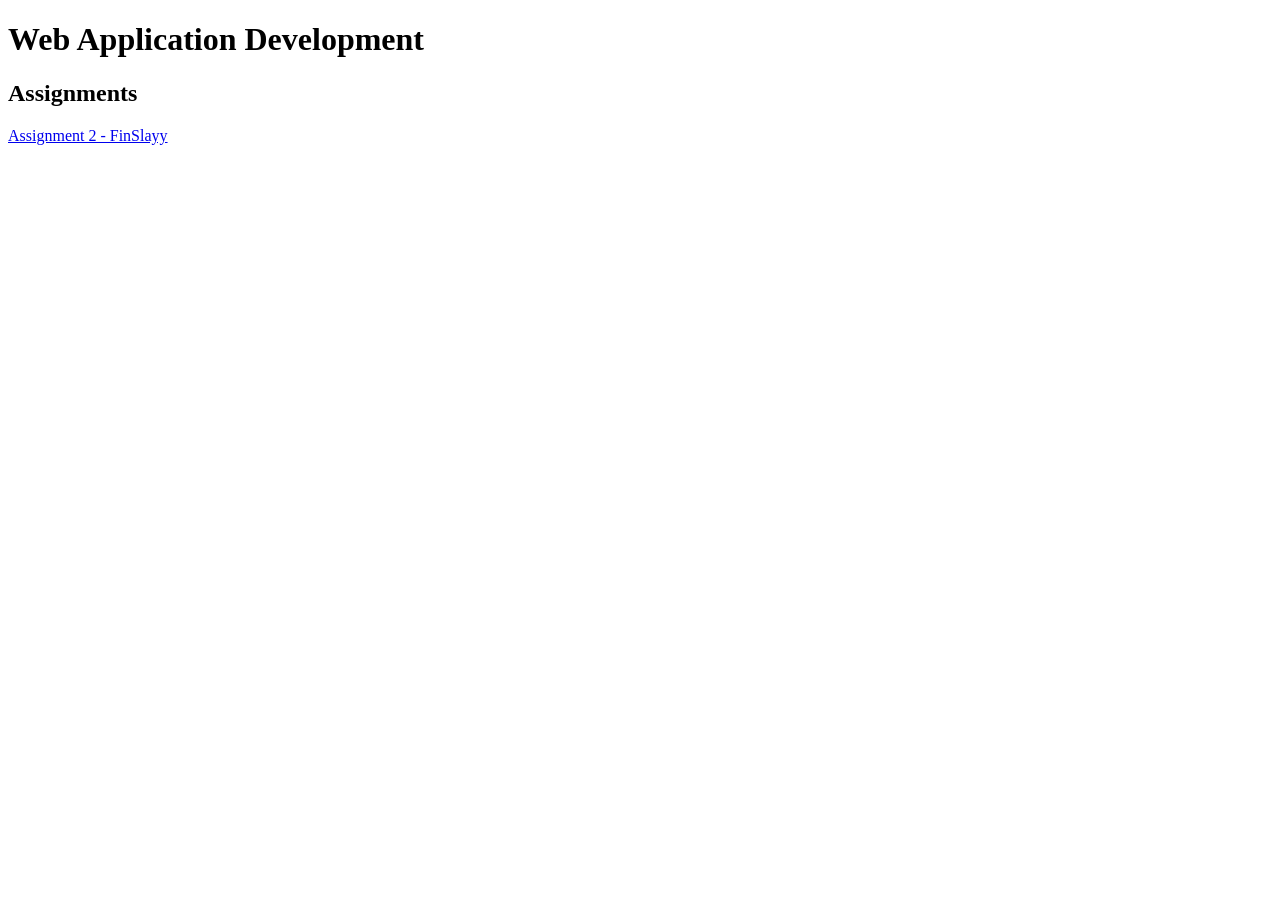
<file: index.html>
<!DOCTYPE html>
<html lang="en">
<head>
    <meta charset="UTF-8">
    <meta name="viewport" content="width=device-width, initial-scale=1.0">
    <title>WAD-CS324 Assignments</title>
</head>
<body>
    <h1>Web Application Development</h1>
    <h2>Assignments</h2>

    <a href="./Assignment2/index.html">Assignment 2 - FinSlayy</a>
</body>
</html>
</file>
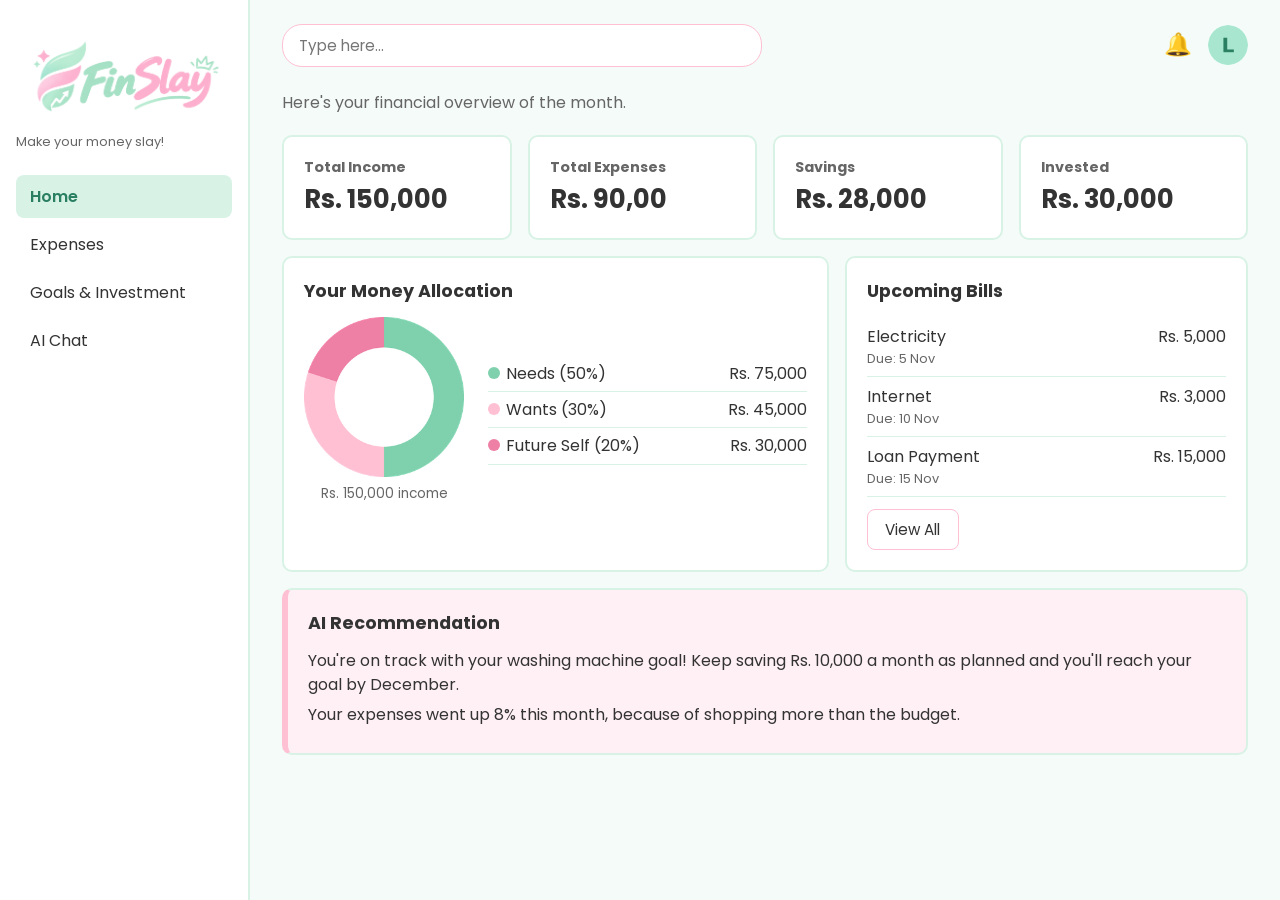
<file: Assignment2/index.html>
<!DOCTYPE html>
<html lang="en">
<head>
  <meta charset="utf-8">
  <viewport tag>
  <meta name="viewport" content="width=device-width, initial-scale=1">
  <title>Dashboard - FinSlayy</title>

  <link href="https://fonts.googleapis.com/css2?family=Poppins:wght@400;600;700&display=swap" rel="stylesheet">
  <link rel="stylesheet" href="style.css">
</head>

<body>
<!--SCREEN 1 : DASHBOARD (HOME)-->

<div class="layout">

  
  <aside class="sidebar">
    <img class="logo" src="images/logo.png" alt="FinSlayy logo">
    <p class="tagline">Make your money slay!</p>

    <nav>
      <ul>
        <li><a href="index.html" class="active">Home</a></li>
        <li><a href="expenses.html">Expenses</a></li>
        <li><a href="goals.html">Goals &amp; Investment</a></li>
        <li><a href="chat.html">AI Chat</a></li>
      </ul>
    </nav>
  </aside>

  <div class="main">

    <header class="topbar">
      

      <div class="top-input">
        <label for="typing" class="visually-hidden">Type here</label>
        <input type="text" id="typing" placeholder="Type here...">
      </div>

      <div class="topbar-right">
        <a href="#upcoming-bills" class="bell" title="Notifications">🔔</a>
        <img class="avatar" src="images/avatar.png" alt="Your profile picture" width="40" height="40">
      </div>
    </header>

    <main>

      <!--================= INTRO TEXT ================= -->
      <div class="page-heading">
        <p>Here's your financial overview of the month.</p>
      </div>

      <!-- ================= FOUR OVERVIEW BOXES ================= -->
      <section class="row">
        <article class="card stat">
          <h2 class="stat-label">Total Income</h2>
          <p class="stat-value">Rs. 150,000</p>
        </article>

        <article class="card stat">
          <h2 class="stat-label">Total Expenses</h2>
          <p class="stat-value">Rs. 90,00</p>
        </article>

        <article class="card stat">
          <h2 class="stat-label">Savings</h2>
          <p class="stat-value">Rs. 28,000</p>
        </article>

        <article class="card stat">
          <h2 class="stat-label">Invested</h2>
          <p class="stat-value">Rs. 30,000</p>
        </article>
      </section>

      <!-- ================= MONEY ALLOCATION and UPCOMING BILLS ================= -->
      <div class="row">

       
        <section class="card col-wide">
          <h2>Your Money Allocation</h2>
          <div class="chart-box">
            <figure>
              <img src="images/allocation.png" alt="Donut chart: 50% needs, 30% wants, 20% future self" width="260" height="260">
              <figcaption>Rs. 150,000 income</figcaption>
            </figure>

            <ul class="legend">
              <li><span><span class="dot dot-needs"></span>Needs (50%)</span> <span>Rs. 75,000</span></li>
              <li><span><span class="dot dot-wants"></span>Wants (30%)</span> <span>Rs. 45,000</span></li>
              <li><span><span class="dot dot-future"></span>Future Self (20%)</span> <span>Rs. 30,000</span></li>
            </ul>
          </div>
        </section>

        <section class="card col-narrow" id="upcoming-bills">
          <h2>Upcoming Bills</h2>
          <ul class="bill-list">
            <li>
              <span>Electricity <span class="due">Due: 5 Nov</span></span>
              <span>Rs. 5,000</span>
            </li>
            <li>
              <span>Internet <span class="due">Due: 10 Nov</span></span>
              <span>Rs. 3,000</span>
            </li>
            <li>
              <span>Loan Payment <span class="due">Due: 15 Nov</span></span>
              <span>Rs. 15,000</span>
            </li>
          </ul>
          <!-- type="button" and no link = nothing happens when it is clicked -->
          <button type="button" class="btn btn-outline view-all">View All</button>
        </section>
      </div>

      <!-- ================= AI RECOMMENDATION ================= -->
      <section class="card ai-tip">
        <h2>AI Recommendation</h2>
        <p>You're on track with your washing machine goal! Keep saving Rs. 10,000 a month as planned and you'll reach your goal by December.</p>
        <p>Your expenses went up 8% this month, because of shopping more than the budget.</p>
        
      </section>

    </main>

  </div> <!-- end .main -->
</div> <!-- end .layout -->

</body>
</html>
</file>
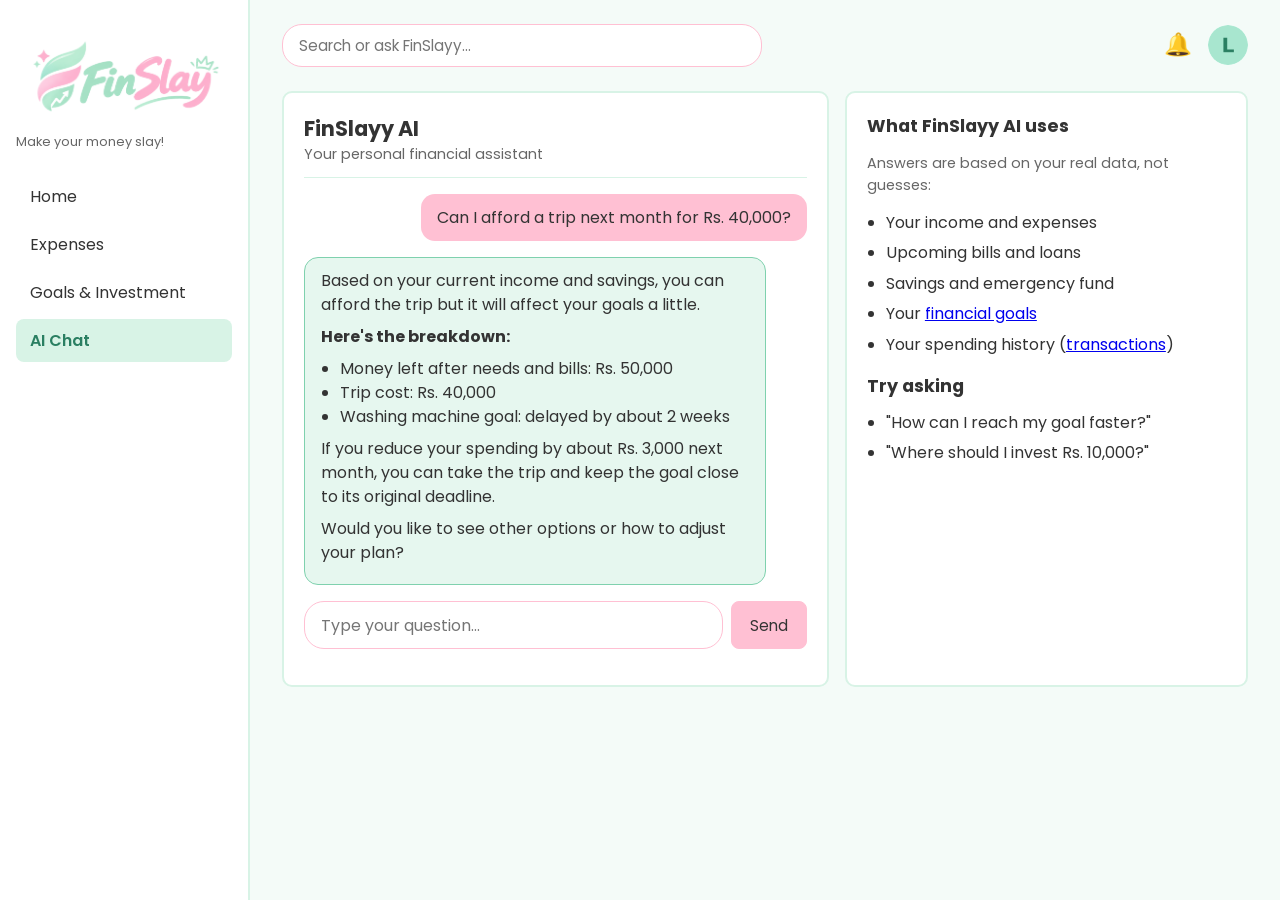
<file: Assignment2/chat.html>
<!DOCTYPE html>
<html lang="en">
<head>
  <meta charset="utf-8">
  <!-- viewport tag -->
  <meta name="viewport" content="width=device-width, initial-scale=1">
  <title>AI Chatbot - FinSlayy</title>

  <link href="https://fonts.googleapis.com/css2?family=Poppins:wght@400;600;700&display=swap" rel="stylesheet">
  <link rel="stylesheet" href="style.css">
</head>

<body>
<!-- SCREEN 4 : AI CHATBOT -->

<div class="layout">

  <!-- ================= SIDEBAR ================= -->
  <aside class="sidebar">
    <img class="logo" src="images/logo.png" alt="FinSlayy logo">
    <p class="tagline">Make your money slay!</p>

    <nav>
      <ul>
        <li><a href="index.html">Home</a></li>
        <li><a href="expenses.html">Expenses</a></li>
        <li><a href="goals.html">Goals &amp; Investment</a></li>
        <li><a href="chat.html" class="active">AI Chat</a></li>
      </ul>
    </nav>
  </aside>

  <div class="main">

    <!-- ================= TOP BAR ================= -->
    <header class="topbar">
      <form class="top-input" action="chat.html" method="get">
        <label for="search" class="visually-hidden">Search or ask FinSlayy</label>
        <input type="search" id="search" name="q" placeholder="Search or ask FinSlayy...">
      </form>

      <div class="topbar-right">
        <a href="expenses.html#bills" class="bell" title="Notifications">🔔</a>
        <img class="avatar" src="images/avatar.png" alt="Your profile picture" width="40" height="40">
      </div>
    </header>

    <main>
      <div class="row">

        <!-- ================= CHAT BOX ================= -->
        <section class="card col-wide">

          <!-- Heading -->
          <header class="chat-header">
            <h1>FinSlayy AI</h1>
            <p class="muted">Your personal financial assistant</p>
          </header>
          <div class="chat-window">

            <div class="message-user">
              <p>Can I afford a trip next month for Rs. 40,000?</p>
            </div>

            <div class="message-bot">
              <p>Based on your current income and savings, you can afford the trip but it will affect your goals a little.</p>
              <p><strong>Here's the breakdown:</strong></p>
              <ul>
                <li>Money left after needs and bills: Rs. 50,000</li>
                <li>Trip cost: Rs. 40,000</li>
                <li>Washing machine goal: delayed by about 2 weeks</li>
              </ul>
              <p>If you reduce your spending by about Rs. 3,000 next month, you can take the trip and keep the goal close to its original deadline.</p>
              <p>Would you like to see other options or how to adjust your plan?</p>
            </div>
          <!--Typing bar -->
          <form class="chat-form" action="chat.html" method="get">
            <label for="question" class="visually-hidden">Type your question</label>
            <input type="text" id="question" name="question" placeholder="Type your question..." required>
            <button type="submit" class="btn">Send</button>
          </form>
        </section>
        <!-- ================= SIDE BOX ================= -->
        <aside class="card col-narrow">
          <h2>What FinSlayy AI uses</h2>
          <p class="muted">Answers are based on your real data, not guesses:</p>
          <ul class="data-list">
            <li>Your income and expenses</li>
            <li>Upcoming bills and loans</li>
            <li>Savings and emergency fund</li>
            <li>Your <a href="goals.html">financial goals</a></li>
            <li>Your spending history (<a href="expenses.html#transactions">transactions</a>)</li>
          </ul>

          <h2>Try asking</h2>
          <ul class="data-list">
            <li>"How can I reach my goal faster?"</li>
            <li>"Where should I invest Rs. 10,000?"</li>
          </ul>
        </aside>

      </div>
    </main>

  </div> <!-- end .main -->
</div> <!-- end .layout -->

</body>
</html>
</file>
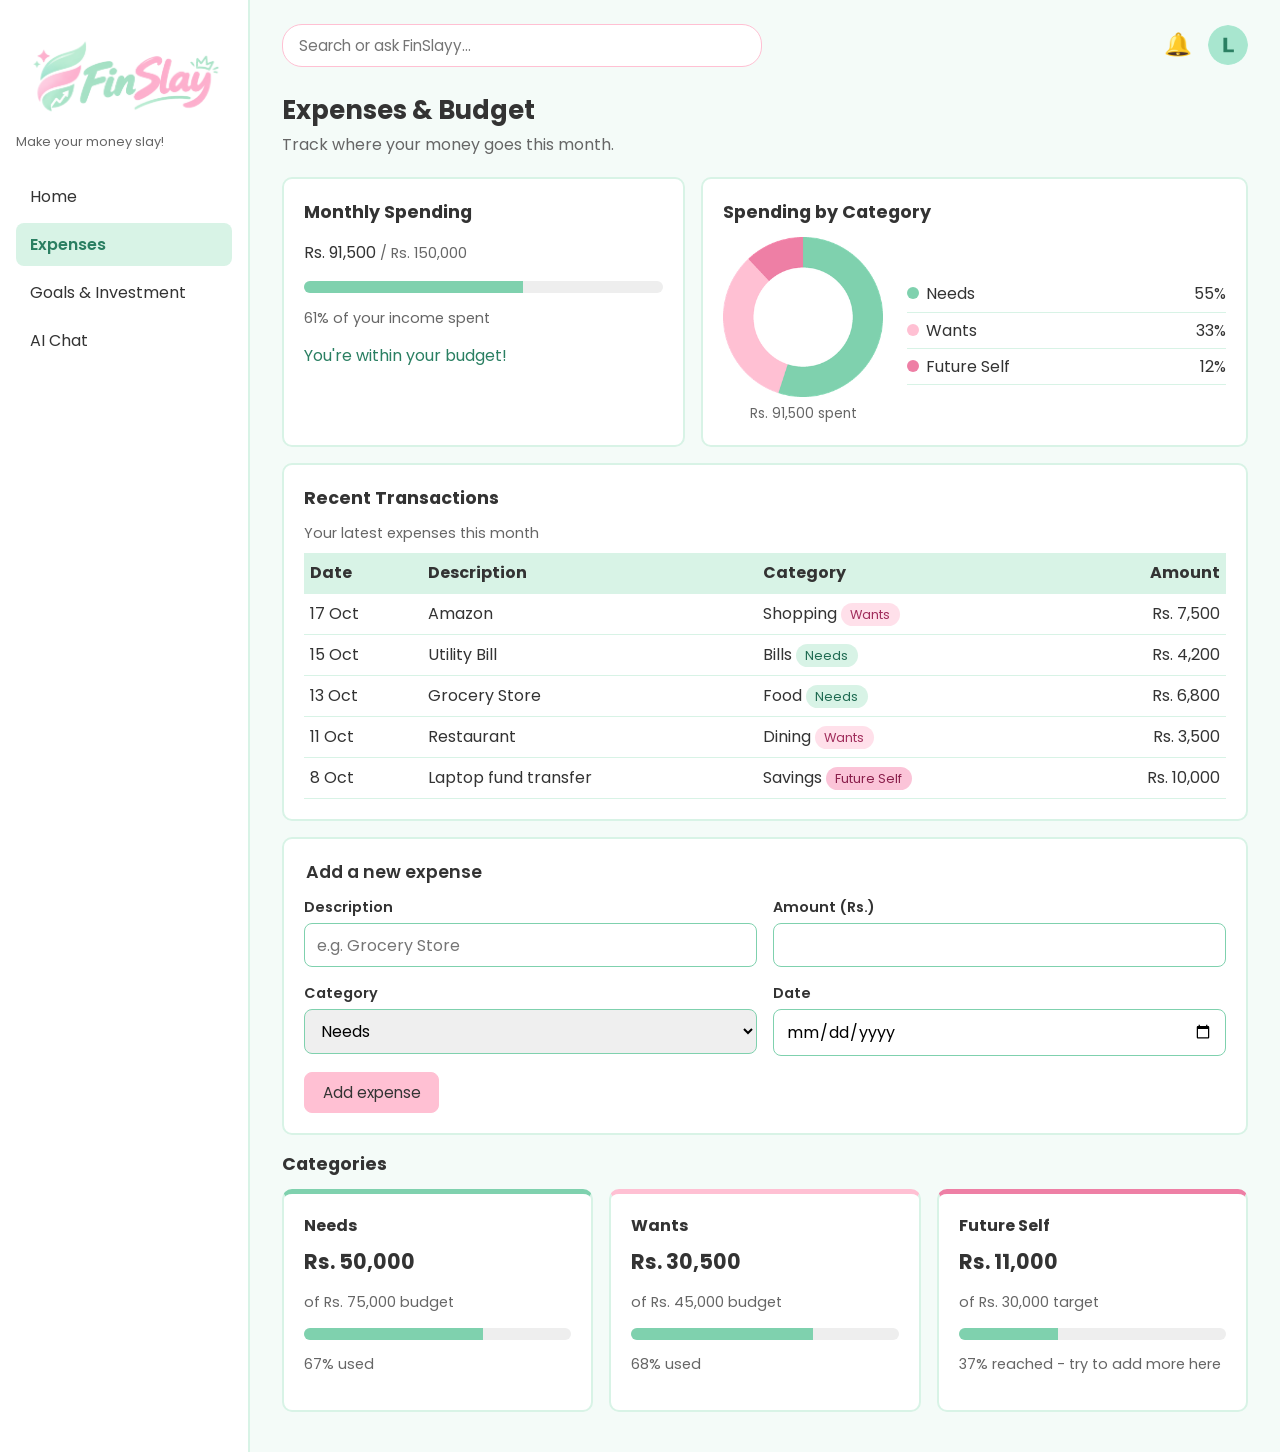
<file: Assignment2/expenses.html>
<!DOCTYPE html>
<html lang="en">
<head>
  <meta charset="utf-8">
  <!-- viewport tag: makes the page fit phone screens -->
  <meta name="viewport" content="width=device-width, initial-scale=1">
  <title>Expenses &amp; Budget - FinSlayy</title>

  <link href="https://fonts.googleapis.com/css2?family=Poppins:wght@400;600;700&display=swap" rel="stylesheet">
  <link rel="stylesheet" href="style.css">
</head>

<body>
<!-- SCREEN 2 : EXPENSES and BUDGET -->

<div class="layout">

  <!-- ================= SIDEBAR ================= -->
  <aside class="sidebar">
    <img class="logo" src="images/logo.png" alt="FinSlayy logo">
    <p class="tagline">Make your money slay!</p>

    <nav>
      <ul>
        <li><a href="index.html">Home</a></li>
        <li><a href="expenses.html" class="active">Expenses</a></li>
        <li><a href="goals.html">Goals &amp; Investment</a></li>
        <li><a href="chat.html">AI Chat</a></li>
      </ul>
    </nav>
  </aside>

  <div class="main">

    <!-- ================= B. TOP BAR ================= -->
    <header class="topbar">
      <form class="top-input" action="chat.html" method="get">
        <label for="search" class="visually-hidden">Search or ask FinSlayy</label>
        <input type="search" id="search" name="q" placeholder="Search or ask FinSlayy...">
      </form>

      <div class="topbar-right">
        <a href="#bills" class="bell" title="Notifications">🔔</a>
        <img class="avatar" src="images/avatar.png" alt="Your profile picture" width="40" height="40">
      </div>
    </header>

    <main>

      <!-- ================= HEADING + TABS ================= -->
      <div class="page-heading">
        <h1>Expenses &amp; Budget</h1>
        <p>Track where your money goes this month.</p>
      </div>

      

      <!-- ================= OVERVIEW ================= -->
      <section id="overview">
        <div class="row">

          <!-- Monthly spending -->
          <article class="card col-narrow">
            <h2>Monthly Spending</h2>
            <p class="budget-amount">Rs. 91,500 <span class="muted">/ Rs. 150,000</span></p>

            <div class="bar">
              <div class="bar-fill fill-61"></div>
            </div>
            <p class="muted">61% of your income spent</p>
            <p class="budget-note good">You're within your budget!</p>
          </article>

          <!-- Spending by category -->
          <article class="card col-wide">
            <h2>Spending by Category</h2>
            <div class="chart-box">
              <figure>
                <img src="images/spending.png" alt="Donut chart: 55% needs, 33% wants, 12% future self" width="260" height="260">
                <figcaption>Rs. 91,500 spent</figcaption>
              </figure>

              <ul class="legend">
                <li><span><span class="dot dot-needs"></span>Needs</span> <span>55%</span></li>
                <li><span><span class="dot dot-wants"></span>Wants</span> <span>33%</span></li>
                <li><span><span class="dot dot-future"></span>Future Self</span> <span>12%</span></li>
              </ul>
            </div>
          </article>
        </div>
      </section>

      <!-- ================= TRANSACTIONS ================= -->
      <section id="transactions" class="card spaced">
        <h2>Recent Transactions</h2>

        <table>
          <caption>Your latest expenses this month</caption>
          <thead>
            <tr>
              <th scope="col">Date</th>
              <th scope="col">Description</th>
              <th scope="col">Category</th>
              <th scope="col" class="amount">Amount</th>
            </tr>
          </thead>
          <tbody>
            <tr>
              <td>17 Oct</td>
              <td>Amazon</td>
              <td>Shopping <span class="tag tag-wants">Wants</span></td>
              <td class="amount">Rs. 7,500</td>
            </tr>
            <tr>
              <td>15 Oct</td>
              <td>Utility Bill</td>
              <td>Bills <span class="tag tag-needs">Needs</span></td>
              <td class="amount">Rs. 4,200</td>
            </tr>
            <tr>
              <td>13 Oct</td>
              <td>Grocery Store</td>
              <td>Food <span class="tag tag-needs">Needs</span></td>
              <td class="amount">Rs. 6,800</td>
            </tr>
            <tr>
              <td>11 Oct</td>
              <td>Restaurant</td>
              <td>Dining <span class="tag tag-wants">Wants</span></td>
              <td class="amount">Rs. 3,500</td>
            </tr>
            <tr>
              <td>8 Oct</td>
              <td>Laptop fund transfer</td>
              <td>Savings <span class="tag tag-future">Future Self</span></td>
              <td class="amount">Rs. 10,000</td>
            </tr>
          </tbody>
        </table>
      </section>

      <!-- Add expense form -->
      <section class="card spaced">
        <form action="expenses.html" method="get">
          <fieldset>
            <legend>Add a new expense</legend>

            <div class="form-row">
              <div class="form-field">
                <label for="expense-desc">Description</label>
                <input type="text" id="expense-desc" name="description" placeholder="e.g. Grocery Store" required>
              </div>

              <div class="form-field">
                <label for="expense-amount">Amount (Rs.)</label>
                <input type="number" id="expense-amount" name="amount" min="1" required>
              </div>
            </div>

            <div class="form-row">
              <div class="form-field">
                <label for="expense-category">Category</label>
                <select id="expense-category" name="category">
                  <option value="needs">Needs</option>
                  <option value="wants">Wants</option>
                  <option value="future">Future Self</option>
                </select>
              </div>

              <div class="form-field">
                <label for="expense-date">Date</label>
                <input type="date" id="expense-date" name="date" required>
              </div>
            </div>

            <button type="submit" class="btn">Add expense</button>
          </fieldset>
        </form>
      </section>

      <!-- =================CATEGORIES ================= -->
      <section id="categories">
        <h2>Categories</h2>
        <div class="row">

          <article class="card category-card category-needs">
            <h3>Needs</h3>
            <p class="big-number">Rs. 50,000</p>
            <p class="muted">of Rs. 75,000 budget</p>
            <div class="bar"><div class="bar-fill fill-67"></div></div>
            <p class="muted">67% used</p>
          </article>

          <article class="card category-card category-wants">
            <h3>Wants</h3>
            <p class="big-number">Rs. 30,500</p>
            <p class="muted">of Rs. 45,000 budget</p>
            <div class="bar"><div class="bar-fill fill-68"></div></div>
            <p class="muted">68% used</p>
          </article>

          <article class="card category-card category-future">
            <h3>Future Self</h3>
            <p class="big-number">Rs. 11,000</p>
            <p class="muted">of Rs. 30,000 target</p>
            <div class="bar"><div class="bar-fill fill-37"></div></div>
            <p class="muted">37% reached - try to add more here</p>
          </article>
        </div>
      </section>

      
      

    </main>

  </div> <!-- end .main -->
</div> <!-- end .layout -->

</body>
</html>
</file>
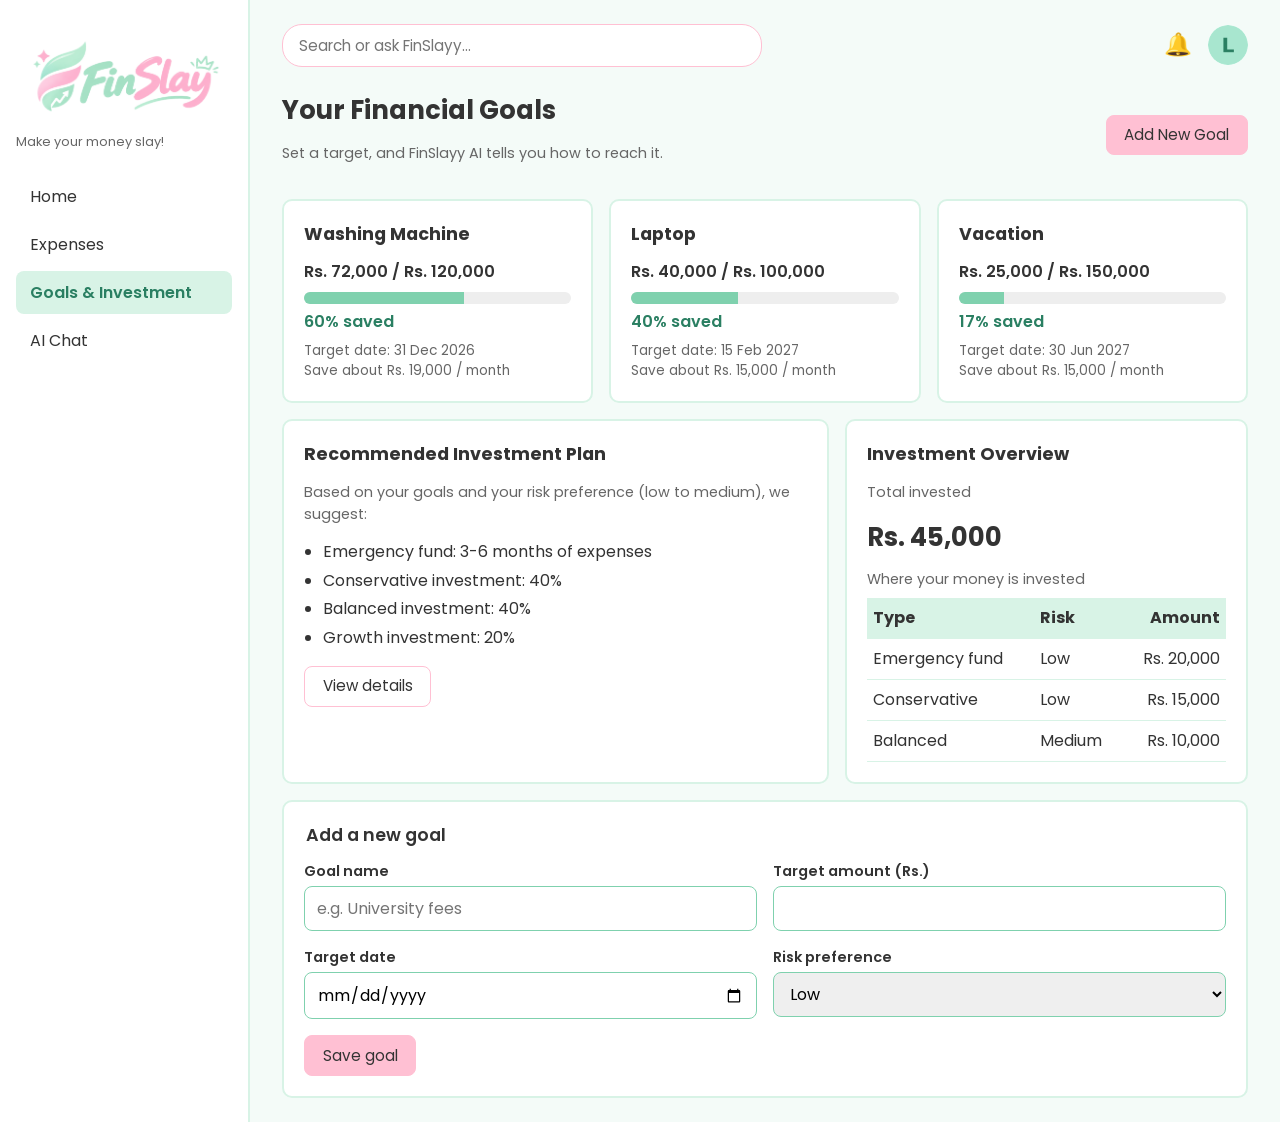
<file: Assignment2/goals.html>
<!DOCTYPE html>
<html lang="en">
<head>
  <meta charset="utf-8">
  <!-- viewport tag: makes the page fit phone screens -->
  <meta name="viewport" content="width=device-width, initial-scale=1">
  <title>Goals &amp; Investment - FinSlayy</title>

  <link href="https://fonts.googleapis.com/css2?family=Poppins:wght@400;600;700&display=swap" rel="stylesheet">
  <link rel="stylesheet" href="style.css">
</head>

<body>
<!--SCREEN 3 : GOALS & INVESTMENT -->

<div class="layout">

  <!-- ================= SIDEBAR ================= -->
  <aside class="sidebar">
    <img class="logo" src="images/logo.png" alt="FinSlayy logo">
    <p class="tagline">Make your money slay!</p>

    <nav>
      <ul>
        <li><a href="index.html">Home</a></li>
        <li><a href="expenses.html">Expenses</a></li>
        <li><a href="goals.html" class="active">Goals &amp; Investment</a></li>
        <li><a href="chat.html">AI Chat</a></li>
      </ul>
    </nav>
  </aside>

  <div class="main">

    <!-- ================= TOP BAR ================= -->
    <header class="topbar">
      <form class="top-input" action="chat.html" method="get">
        <label for="search" class="visually-hidden">Search or ask FinSlayy</label>
        <input type="search" id="search" name="q" placeholder="Search or ask FinSlayy...">
      </form>

      <div class="topbar-right">
        <a href="expenses.html#bills" class="bell" title="Notifications">🔔</a>
        <img class="avatar" src="images/avatar.png" alt="Your profile picture" width="40" height="40">
      </div>
    </header>

    <main>

      <!-- ================= HEADING + BUTTON =================
           the button is a link that jumps down to the form (id="add-goal") -->
      <div class="heading-with-button">
        <div>
          <h1>Your Financial Goals</h1>
          <p class="muted">Set a target, and FinSlayy AI tells you how to reach it.</p>
        </div>
        <a href="#add-goal" class="btn">Add New Goal</a>
      </div>

      <!-- ================= GOAL BOXES ================= -->
      <section class="row">

        <article class="card goal-card">
          <h2>Washing Machine</h2>
          <p class="goal-amount">Rs. 72,000 / Rs. 120,000</p>
          <div class="bar"><div class="bar-fill fill-60"></div></div>
          <p class="goal-percent">60% saved</p>
          <p class="goal-meta">Target date: 31 Dec 2026</p>
          <p class="goal-meta">Save about Rs. 19,000 / month</p>
        </article>

        <article class="card goal-card">
          <h2>Laptop</h2>
          <p class="goal-amount">Rs. 40,000 / Rs. 100,000</p>
          <div class="bar"><div class="bar-fill fill-40"></div></div>
          <p class="goal-percent">40% saved</p>
          <p class="goal-meta">Target date: 15 Feb 2027</p>
          <p class="goal-meta">Save about Rs. 15,000 / month</p>
        </article>

        <article class="card goal-card">
          <h2>Vacation</h2>
          <p class="goal-amount">Rs. 25,000 / Rs. 150,000</p>
          <div class="bar"><div class="bar-fill fill-17"></div></div>
          <p class="goal-percent">17% saved</p>
          <p class="goal-meta">Target date: 30 Jun 2027</p>
          <p class="goal-meta">Save about Rs. 15,000 / month</p>
        </article>
      </section>

      

      <!-- ================= INVESTMENT ================= -->
      <div class="row">

        <!-- F1. Recommended investment plan -->
        <section class="card col-wide">
          <h2>Recommended Investment Plan</h2>
          <p class="muted">Based on your goals and your risk preference (low to medium), we suggest:</p>
          <ul class="plan-list">
            <li>Emergency fund: 3-6 months of expenses</li>
            <li>Conservative investment: 40%</li>
            <li>Balanced investment: 40%</li>
            <li>Growth investment: 20%</li>
          </ul>
          <a class="btn btn-outline" href="chat.html">View details</a>
        </section>

        <!-- Investment overview -->
        <section class="card col-narrow">
          <h2>Investment Overview</h2>
          <p class="muted">Total invested</p>
          <p class="invested-total">Rs. 45,000</p>

          <table>
            <caption>Where your money is invested</caption>
            <thead>
              <tr>
                <th scope="col">Type</th>
                <th scope="col">Risk</th>
                <th scope="col" class="amount">Amount</th>
              </tr>
            </thead>
            <tbody>
              <tr>
                <td>Emergency fund</td>
                <td>Low</td>
                <td class="amount">Rs. 20,000</td>
              </tr>
              <tr>
                <td>Conservative</td>
                <td>Low</td>
                <td class="amount">Rs. 15,000</td>
              </tr>
              <tr>
                <td>Balanced</td>
                <td>Medium</td>
                <td class="amount">Rs. 10,000</td>
              </tr>
            </tbody>
          </table>
        </section>
      </div>

      <!-- ================= ADD GOAL FORM ================= -->
      <section id="add-goal" class="card">
        <form action="goals.html" method="get">
          <fieldset>
            <legend>Add a new goal</legend>

            <div class="form-row">
              <div class="form-field">
                <label for="goal-name">Goal name</label>
                <input type="text" id="goal-name" name="goal" placeholder="e.g. University fees" required>
              </div>

              <div class="form-field">
                <label for="goal-amount">Target amount (Rs.)</label>
                <input type="number" id="goal-amount" name="amount" min="1" required>
              </div>
            </div>

            <div class="form-row">
              <div class="form-field">
                <label for="goal-date">Target date</label>
                <input type="date" id="goal-date" name="date" required>
              </div>

              <div class="form-field">
                <label for="goal-risk">Risk preference</label>
                <select id="goal-risk" name="risk">
                  <option value="low">Low</option>
                  <option value="medium">Medium</option>
                  <option value="high">High</option>
                </select>
              </div>
            </div>

            <button type="submit" class="btn">Save goal</button>
          </fieldset>
        </form>
      </section>

    </main>

  </div> <!-- end .main -->
</div> <!-- end .layout -->

</body>
</html>
</file>
<file: Assignment2/style.css>
/* 1. GENERAL */
* {
  box-sizing: border-box;
}
body {
  margin: 0;
  font-family: "Poppins", Arial, sans-serif;
  line-height: 1.5;
  color: #333333;
  background-color: #f4fbf8;
}
img {
  max-width: 100%;
  height: auto;
}
h1 {
  font-size: 1.6rem;
  margin: 0 0 0.25rem 0;
}
h2 {
  font-size: 1.1rem;
  margin: 0 0 0.75rem 0;
}
h3 {
  font-size: 1rem;
  margin: 0 0 0.5rem 0;
}
.layout {
  display: flex;
  min-height: 100vh;
}
.main {
  flex: 1;              
  min-width: 0;
  padding: 1.5rem 2rem;
}
.page-heading {
  margin-bottom: 1.25rem;
}

.page-heading p {
  margin: 0;
  color: #666666;
}
.sidebar {
  flex: 0 0 250px;      
  background-color: #ffffff;
  border-right: 2px solid #d8f3e6;
  padding: 1.5rem 1rem;
}

.logo {
  display: block;
  width: 100%;
  max-width: 220px;
}

.tagline {
  margin: 0 0 1.5rem 0;
  font-size: 0.8rem;
  color: #666666;
}
.sidebar ul {
  list-style: none;
  margin: 0;
  padding: 0;
}
.sidebar li {
  margin-bottom: 0.3rem;
}
.sidebar a {
  display: block;
  padding: 0.6rem 0.9rem;
  border-radius: 8px;
  color: #333333;
  text-decoration: none;
}
.sidebar a:hover {
  background-color: #fff0f5;
}
.sidebar a.active {
  background-color: #d8f3e6;
  color: #2a7f62;
  font-weight: 600;
}
.topbar {
  display: flex;
  flex-wrap: wrap;           
  align-items: center;
  gap: 1rem;
  margin-bottom: 1.5rem;
} 
.top-input {
  flex: 1;
  min-width: 180px;
  max-width: 480px;
}
.top-input input {
  width: 100%;
  padding: 0.55rem 1rem;
  border: 1px solid #ffc0d3;
  border-radius: 20px;
  font-family: inherit;
  font-size: 0.95rem;
}
.topbar-right {
  display: flex;
  align-items: center;
  gap: 1rem;
  margin-left: auto;
}
.bell {
  font-size: 1.4rem;
  text-decoration: none;
}
.avatar {
  width: 40px;
  height: 40px;
  border-radius: 50%;
}
.visually-hidden {
  position: absolute;
  left: -9999px;
}

.card {
  background-color: #ffffff;
  border: 2px solid #d8f3e6;
  border-radius: 10px;
  padding: 1.25rem;
}
.spaced {
  margin-bottom: 1rem;
}
.muted {
  color: #666666;
  font-size: 0.9rem;
}
.good {
  color: #2a7f62;
}
.bad {
  color: #b83b6b;
}
.btn {
  display: inline-block;
  padding: 0.5rem 1.1rem;
  border: 1px solid #ffc0d3;
  border-radius: 8px;
  background-color: #ffc0d3;
  color: #333333;
  font-family: inherit;
  font-size: 0.95rem;
  text-decoration: none;
  cursor: pointer;
}
.btn:hover {
  background-color: #ffa9c6;
}
.btn-outline {
  background-color: #ffffff;
}
.btn-outline:hover {
  background-color: #fff0f5;
}
.link-more {
  display: inline-block;
  margin-top: 0.5rem;
  margin-right: 1rem;
  color: #b83b6b;
  font-weight: 600;
  font-size: 0.9rem;
  text-decoration: none;
}
.link-more:hover {
  text-decoration: underline;
}
.bar {
  height: 12px;
  background-color: #eeeeee;
  border-radius: 6px;
  overflow: hidden;
}
.bar-fill {
  height: 100%;
  background-color: #7fd1ae;
}
.fill-17 { width: 17%; }
.fill-37 { width: 37%; }
.fill-40 { width: 40%; }
.fill-60 { width: 60%; }
.fill-61 { width: 61%; }
.fill-67 { width: 67%; }
.fill-68 { width: 68%; }

.dot {
  display: inline-block;
  width: 12px;
  height: 12px;
  margin-right: 0.4rem;
  border-radius: 50%;
}
.dot-needs  { background-color: #7fd1ae; }
.dot-wants  { background-color: #ffc0d3; }
.dot-future { background-color: #ee7fa5; }

.tag {
  display: inline-block;
  padding: 0.1rem 0.6rem;
  border-radius: 12px;
  font-size: 0.8rem;
}
.tag-needs  { background-color: #d8f3e6; color: #1f6b52; }
.tag-wants  { background-color: #ffe0ea; color: #a12d5c; }
.tag-future { background-color: #fbc4d8; color: #8a1f4c; }

.chart-box {
  display: flex;
  flex-wrap: wrap;
  align-items: center;
  gap: 1.5rem;
}
.chart-box figure {
  margin: 0;
}
.chart-box img {
  width: 160px;
}
.chart-box figcaption {
  text-align: center;
  font-size: 0.85rem;
  color: #666666;
}
.legend {
  flex: 1 1 200px;
  list-style: none;
  margin: 0;
  padding: 0;
}
.legend li {
  display: flex;
  justify-content: space-between;
  gap: 1rem;
  padding: 0.35rem 0;
  border-bottom: 1px solid #d8f3e6;
}
table {
  width: 100%;
  border-collapse: collapse;
}
caption {
  padding-bottom: 0.5rem;
  text-align: left;
  color: #666666;
  font-size: 0.9rem;
}
th, td {
  padding: 0.5rem 0.4rem;
  text-align: left;
  border-bottom: 1px solid #d8f3e6;
}
th {
  background-color: #d8f3e6;
}
.amount {
  text-align: right;
}
.row {
  display: flex;
  flex-wrap: wrap;
  gap: 1rem;
  margin-bottom: 1rem;
}
.col-wide {
  flex: 2 1 300px;
  min-width: 0;
}
.col-narrow {
  flex: 1 1 280px;
  min-width: 0;
}

/* PAGE 1:DASHBOARD */
.stat {
  flex: 1 1 160px;
}
.stat-label {
  margin: 0;
  color: #666666;
  font-size: 0.9rem;
}
.stat-value {
  margin: 0.1rem 0 0 0;
  font-size: 1.6rem;
  font-weight: 700;
}
.bill-list {
  list-style: none;
  margin: 0;
  padding: 0;
}
.bill-list li {
  display: flex;
  justify-content: space-between;
  padding: 0.5rem 0;
  border-bottom: 1px solid #d8f3e6;
}
.bill-list .due {
  display: block;
  font-size: 0.8rem;
  color: #666666;
}
.view-all {
  margin-top: 0.75rem;
}
.ai-tip {
  background-color: #fff0f5;
  border-left: 6px solid #ffc0d3;
}
.ai-tip p {
  margin: 0 0 0.4rem 0;
}

/*PAGE 2: EXPENSES AND BUDGET*/
.tabs ul {
  display: flex;
  flex-wrap: wrap;
  list-style: none;
  margin: 0;
  padding: 0;
}
.tabs a {
  display: block;
  padding: 0.6rem 1.3rem;
  color: #666666;
  text-decoration: none;
}
.tabs a:hover {
  color: #b83b6b;
}
.tabs a.active {
  color: #2a7f62;
  font-weight: 600;
  border-bottom: 3px solid #7fd1ae;
}
.budget-note {
  margin: 0.5rem 0 0 0;
}
.category-card {
  flex: 1 1 200px;
}
.category-card .big-number {
  margin: 0.25rem 0;
  font-size: 1.3rem;
  font-weight: 700;
}
.category-needs  { border-top: 5px solid #7fd1ae; }
.category-wants  { border-top: 5px solid #ffc0d3; }
.category-future { border-top: 5px solid #ee7fa5; }

/* PAGE 3: GOALS AND INVESTMENTS */
.heading-with-button {
  display: flex;
  flex-wrap: wrap;
  justify-content: space-between;
  align-items: center;
  gap: 1rem;
  margin-bottom: 1.25rem;
}
.goal-card {
  flex: 1 1 200px;
}
.goal-amount {
  margin: 0.25rem 0 0.5rem 0;
  font-weight: 600;
}
.goal-percent {
  margin: 0.4rem 0;
  font-weight: 600;
  color: #2a7f62;
}
.goal-meta {
  margin: 0;
  font-size: 0.85rem;
  color: #666666;
}
.plan-list {
  margin: 0 0 1rem 0;
  padding-left: 1.2rem;
}
.plan-list li {
  margin-bottom: 0.3rem;
}
.invested-total {
  margin: 0 0 0.75rem 0;
  font-size: 1.6rem;
  font-weight: 700;
}

/* PAGE 4: AI CHATBOT*/
.chat-header {
  padding-bottom: 0.75rem;
  border-bottom: 1px solid #d8f3e6;
}
.chat-header h1 {
  font-size: 1.3rem;
  margin: 0;
}
.chat-header p {
  margin: 0;
}
.chat-window {
  display: flex;
  flex-direction: column;
  gap: 1rem;
  padding: 1rem 0;
}
.message-user {
  align-self: flex-end;
  max-width: 85%;
  padding: 0.7rem 1rem;
  border-radius: 14px;
  background-color: #ffc0d3;
}
.message-user p {
  margin: 0;
}
.message-bot {
  align-self: flex-start;
  max-width: 92%;
  padding: 0.7rem 1rem;
  border: 1px solid #7fd1ae;
  border-radius: 14px;
  background-color: #e6f7ef;
}
.message-bot p {
  margin: 0 0 0.5rem 0;
}
.message-bot ul {
  margin: 0 0 0.5rem 0;
  padding-left: 1.2rem;
}
.chat-form {
  display: flex;
  gap: 0.5rem;
}
.chat-form input {
  flex: 1;
  min-width: 0;
  padding: 0.65rem 1rem;
  border: 1px solid #ffc0d3;
  border-radius: 20px;
  font-family: inherit;
  font-size: 1rem;
}
.data-list {
  margin: 0 0 1rem 0;
  padding-left: 1.2rem;
}
.data-list li {
  margin-bottom: 0.4rem;
}

fieldset {
  min-width: 0;
  margin: 0;
  padding: 0;
  border: none;
}
legend {
  margin-bottom: 0.75rem;
  font-size: 1.1rem;
  font-weight: 600;
}
.form-row {
  display: flex;
  flex-wrap: wrap;
  gap: 1rem;
  margin-bottom: 1rem;
}
.form-field {
  flex: 1 1 180px;
  display: flex;
  flex-direction: column;   
}
.form-field label {
  margin-bottom: 0.25rem;
  font-size: 0.9rem;
  font-weight: 600;
}
.form-field input,
.form-field select {
  width: 100%;
  padding: 0.55rem 0.75rem;
  border: 1px solid #7fd1ae;
  border-radius: 8px;
  font-family: inherit;
  font-size: 1rem;
}
@media (max-width: 800px) {
  .layout {
    flex-direction: column;
  }
  .sidebar {
    flex: none;
    border-right: none;
    border-bottom: 2px solid #d8f3e6;
    padding: 1rem;
  }
  .sidebar ul {
    display: flex;
    flex-wrap: wrap;
    gap: 0.3rem;
  }
  .main {
    padding: 1rem;
  }
  table {
    font-size: 0.85rem;
  }
  th, td {
    padding: 0.5rem 0.3rem;
  }
}
</file>
